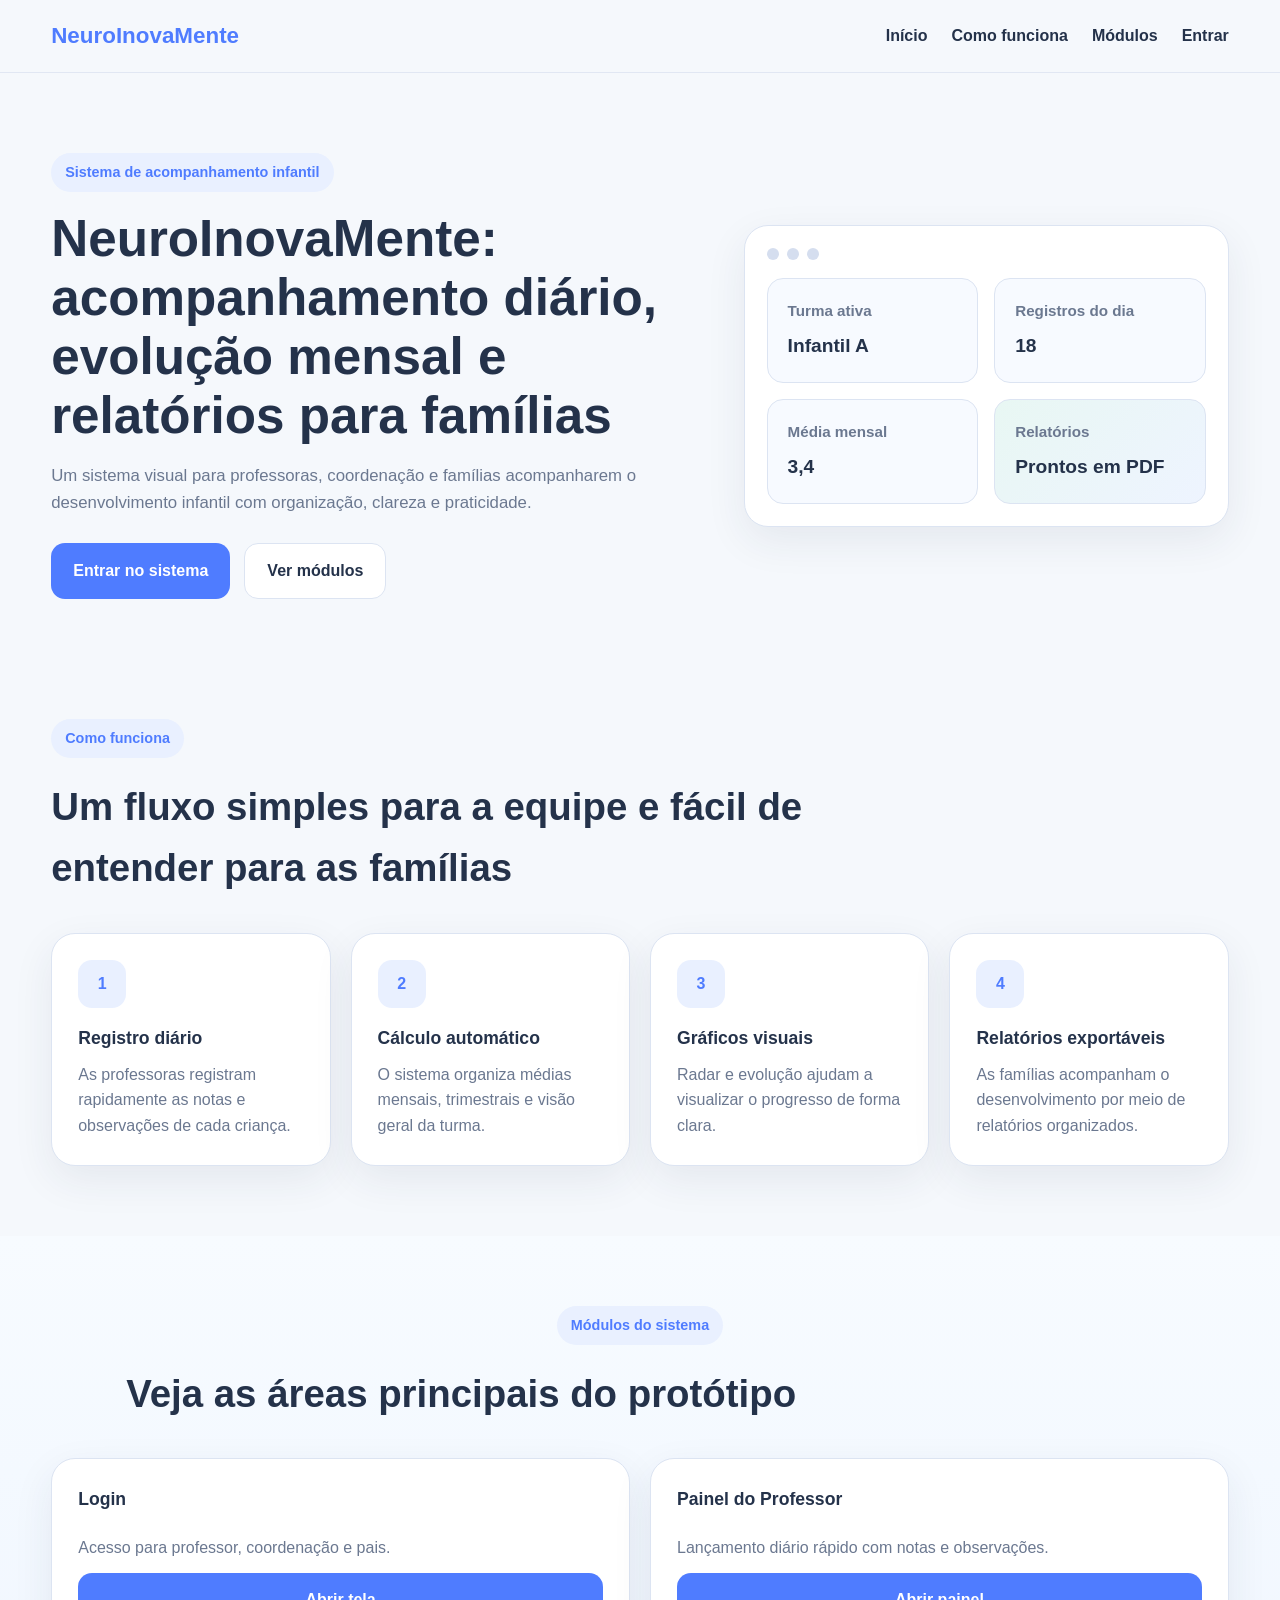
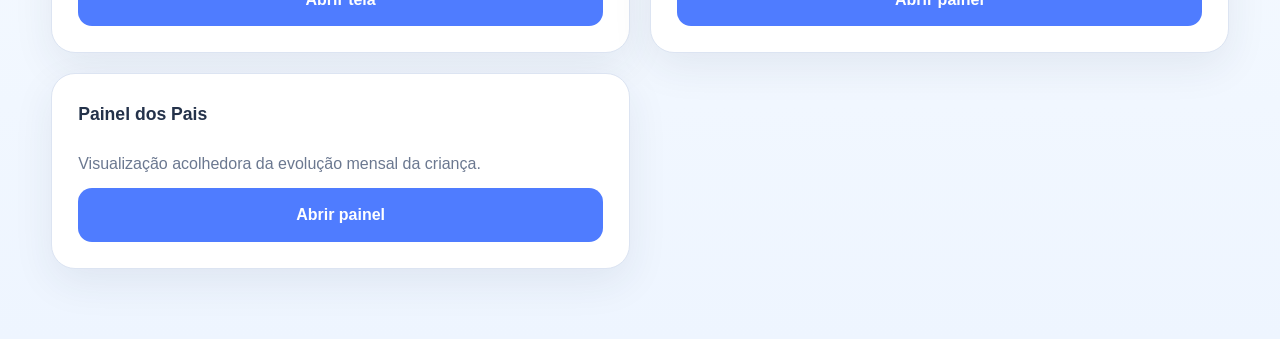
<file: NeuroInovamente_acompanhamento_Pais/index.html>
<!DOCTYPE html>
<html lang="pt-BR">

<head>
  <!-- Define a codificação de caracteres como UTF-8 -->
  <meta charset="UTF-8" />
  
  <!-- Responsividade para diferentes tamanhos de tela -->
  <meta name="viewport" content="width=device-width, initial-scale=1.0" />
  
  <!-- Título da página exibido na aba do navegador -->
  <title>NeuroInovaMente | Início</title>
  
  <!-- Importação do arquivo de estilos CSS -->
  <link rel="stylesheet" href="css/style.css" />
</head>

<body>

  <!-- Cabeçalho do site -->
  <header class="topo">
    <div class="container nav">
      
      <!-- Logo ou nome do sistema -->
      <div class="logo">NeuroInovaMente</div>
      
      <!-- Menu de navegação -->
      <nav class="menu">
        <a href="index.html">Início</a>
        <a href="#como-funciona">Como funciona</a>
        <a href="#modulos">Módulos</a>
        <a href="login.html">Entrar</a>
      </nav>
    </div>
  </header>

  <main>

    <!-- Seção principal (hero) -->
    <section class="hero" id="inicio">
      <div class="container hero-grid">
        
        <!-- Texto principal -->
        <div class="hero-texto">
          
          <!-- Tag de destaque -->
          <span class="tag">Sistema de acompanhamento infantil</span>
          
          <!-- Título principal -->
          <h1>NeuroInovaMente: acompanhamento diário, evolução mensal e relatórios para famílias</h1>
          
          <!-- Descrição do sistema -->
          <p>
            Um sistema visual para professoras, coordenação e famílias acompanharem
            o desenvolvimento infantil com organização, clareza e praticidade.
          </p>
          
          <!-- Botões principais -->
          <div class="hero-botoes">
            <a href="login.html" class="btn btn-primario">Entrar no sistema</a>
            <a href="#modulos" class="btn btn-secundario">Ver módulos</a>
          </div>
        </div>

        <!-- Card visual simulando um painel -->
        <div class="hero-card">
          
          <!-- Cabeçalho estilo janela (bolinhas decorativas) -->
          <div class="mini-header">
            <span class="bolinha"></span>
            <span class="bolinha"></span>
            <span class="bolinha"></span>
          </div>

          <!-- Conteúdo do painel -->
          <div class="mini-painel">
            
            <!-- Card de informação -->
            <div class="mini-card">
              <h4>Turma ativa</h4>
              <p>Infantil A</p>
            </div>
            
            <!-- Card de informação -->
            <div class="mini-card">
              <h4>Registros do dia</h4>
              <p>18</p>
            </div>
            
            <!-- Card de informação -->
            <div class="mini-card">
              <h4>Média mensal</h4>
              <p>3,4</p>
            </div>
            
            <!-- Card destacado -->
            <div class="mini-card destaque">
              <h4>Relatórios</h4>
              <p>Prontos em PDF</p>
            </div>
          </div>
        </div>
      </div>
    </section>

    <!-- Seção "Como funciona" -->
    <section class="secao" id="como-funciona">
      <div class="container">
        
        <!-- Título da seção -->
        <div class="titulo-secao">
          <span class="tag">Como funciona</span>
          <h2>Um fluxo simples para a equipe e fácil de entender para as famílias</h2>
        </div>

        <!-- Cards explicativos -->
        <div class="cards-4">
          
          <!-- Etapa 1 -->
          <article class="card-info">
            <div class="icone">1</div>
            <h3>Registro diário</h3>
            <p>As professoras registram rapidamente as notas e observações de cada criança.</p>
          </article>

          <!-- Etapa 2 -->
          <article class="card-info">
            <div class="icone">2</div>
            <h3>Cálculo automático</h3>
            <p>O sistema organiza médias mensais, trimestrais e visão geral da turma.</p>
          </article>

          <!-- Etapa 3 -->
          <article class="card-info">
            <div class="icone">3</div>
            <h3>Gráficos visuais</h3>
            <p>Radar e evolução ajudam a visualizar o progresso de forma clara.</p>
          </article>

          <!-- Etapa 4 -->
          <article class="card-info">
            <div class="icone">4</div>
            <h3>Relatórios exportáveis</h3>
            <p>As famílias acompanham o desenvolvimento por meio de relatórios organizados.</p>
          </article>
        </div>
      </div>
    </section>

    <!-- Seção de módulos do sistema -->
    <section class="secao fundo-suave" id="modulos">
      <div class="container">
        
        <!-- Título centralizado -->
        <div class="titulo-secao centralizado">
          <span class="tag">Módulos do sistema</span>
          <h2>Veja as áreas principais do protótipo</h2>
        </div>

        <!-- Cards de navegação -->
        <div class="cards-3">
          
          <!-- Módulo de login -->
          <article class="card-link">
            <h3>Login</h3>
            <p>Acesso para professor, coordenação e pais.</p>
            <a href="login.html" class="btn btn-primario">Abrir tela</a>
          </article>

          <!-- Módulo do professor -->
          <article class="card-link">
            <h3>Painel do Professor</h3>
            <p>Lançamento diário rápido com notas e observações.</p>
            <a href="dashboard-professor.html" class="btn btn-primario">Abrir painel</a>
          </article>

          <!-- Módulo dos pais -->
          <article class="card-link">
            <h3>Painel dos Pais</h3>
            <p>Visualização acolhedora da evolução mensal da criança.</p>
            <a href="painel-pais.html" class="btn btn-primario">Abrir painel</a>
          </article>
        </div>
      </div>
    </section>
  </main>

  <!-- Importação do JavaScript -->
  <script src="js/script.js"></script>
</body>

</html>
</file>
<file: NeuroInovamente_acompanhamento_Pais/css/style.css>
/* Reset geral para remover margens e espaçamentos padrão e padronizar o box model */
* {
  margin: 0;
  padding: 0;
  box-sizing: border-box;
}

/* Variáveis globais de cores, sombras e bordas reutilizadas no site inteiro */
:root {
  --bg: #f5f8fc;
  --white: #ffffff;
  --primary: #4f7cff;
  --primary-dark: #365fd8;
  --secondary: #e9f0ff;
  --accent: #7ad9c7;
  --text: #24324a;
  --text-light: #6b7890;
  --border: #dce4f2;
  --shadow: 0 14px 40px rgba(36, 50, 74, 0.08);
  --radius-lg: 24px;
  --radius-md: 16px;
  --radius-sm: 12px;
}

/* Ativa rolagem suave ao navegar por links internos */
html {
  scroll-behavior: smooth;
}

/* Estilo base do corpo da página */
body {
  font-family: "Segoe UI", Arial, sans-serif;
  background: var(--bg);
  color: var(--text);
  line-height: 1.6;
}

/* Remove sublinhado padrão dos links */
a {
  text-decoration: none;
}

/* Faz botões e campos usarem a mesma fonte herdada do layout */
button,
input,
select,
textarea {
  font: inherit;
}

/* Define largura máxima e centralização do conteúdo */
.container {
  width: min(1180px, 92%);
  margin: 0 auto;
}

/* Cabeçalho fixo com transparência e desfoque */
.topo {
  position: sticky;
  top: 0;
  z-index: 1000;
  background: rgba(245, 248, 252, 0.92);
  backdrop-filter: blur(10px);
  border-bottom: 1px solid rgba(220, 228, 242, 0.8);
}

/* Organização horizontal da barra de navegação */
.nav {
  display: flex;
  align-items: center;
  justify-content: space-between;
  padding: 18px 0;
}

/* Estilo visual da logo */
.logo {
  font-size: 1.4rem;
  font-weight: 800;
  color: var(--primary);
}

/* Container do menu principal */
.menu {
  display: flex;
  gap: 24px;
}

/* Links do menu */
.menu a {
  color: var(--text);
  font-weight: 600;
  transition: 0.3s;
}

/* Efeito ao passar o mouse nos links do menu */
.menu a:hover {
  color: var(--primary);
}

/* Espaçamento da seção principal inicial */
.hero {
  padding: 80px 0 50px;
}

/* Layout em grid da seção hero */
.hero-grid {
  display: grid;
  grid-template-columns: 1.15fr 0.85fr;
  gap: 36px;
  align-items: center;
}

/* Estilo padrão das tags destacadas */
.tag {
  display: inline-block;
  padding: 8px 14px;
  background: var(--secondary);
  color: var(--primary);
  border-radius: 999px;
  font-size: 0.9rem;
  font-weight: 700;
  margin-bottom: 18px;
}

/* Versão menor da tag */
.tag-pequena {
  font-size: 0.8rem;
  padding: 6px 12px;
}

/* Título principal da hero */
.hero-texto h1 {
  font-size: clamp(2rem, 4vw, 3.4rem);
  line-height: 1.15;
  margin-bottom: 18px;
}

/* Parágrafo descritivo da hero */
.hero-texto p {
  color: var(--text-light);
  max-width: 640px;
  margin-bottom: 26px;
  font-size: 1.05rem;
}

/* Container dos botões da hero */
.hero-botoes {
  display: flex;
  gap: 14px;
  flex-wrap: wrap;
}

/* Estilo base de todos os botões */
.btn {
  display: inline-flex;
  align-items: center;
  justify-content: center;
  padding: 14px 22px;
  border-radius: 14px;
  border: none;
  cursor: pointer;
  font-weight: 700;
  transition: 0.3s;
}

/* Botão principal */
.btn-primario {
  background: var(--primary);
  color: white;
}

/* Hover do botão principal */
.btn-primario:hover {
  background: var(--primary-dark);
  transform: translateY(-2px);
}

/* Botão secundário */
.btn-secundario {
  background: var(--white);
  color: var(--text);
  border: 1px solid var(--border);
}

/* Hover do botão secundário */
.btn-secundario:hover {
  background: #f0f4fb;
}

/* Faz o botão ocupar toda a largura disponível */
.btn-full {
  width: 100%;
}

/* Cartões principais compartilhando o mesmo visual */
.hero-card,
.card-info,
.card-link,
.painel-pais,
.relatorio,
.tabela-box {
  background: var(--white);
  border: 1px solid var(--border);
  border-radius: var(--radius-lg);
  box-shadow: var(--shadow);
}

/* Espaçamento interno do card principal da hero */
.hero-card {
  padding: 22px;
}

/* Linha de bolinhas decorativas no topo do mini painel */
.mini-header {
  display: flex;
  gap: 8px;
  margin-bottom: 18px;
}

/* Bolinhas decorativas */
.bolinha {
  width: 12px;
  height: 12px;
  border-radius: 50%;
  background: #d5deef;
}

/* Grid dos mini cards */
.mini-painel {
  display: grid;
  grid-template-columns: 1fr 1fr;
  gap: 16px;
}

/* Mini cards informativos */
.mini-card {
  background: #f7faff;
  border: 1px solid var(--border);
  border-radius: var(--radius-md);
  padding: 20px;
}

/* Título dos mini cards */
.mini-card h4 {
  font-size: 0.95rem;
  margin-bottom: 8px;
  color: var(--text-light);
}

/* Texto/valor principal dos mini cards */
.mini-card p {
  font-size: 1.2rem;
  font-weight: 800;
}

/* Mini card com destaque visual */
.mini-card.destaque {
  background: linear-gradient(135deg, #e8f7f3, #eef4ff);
}

/* Espaçamento padrão das seções */
.secao {
  padding: 70px 0;
}

/* Fundo suave em gradiente */
.fundo-suave {
  background: linear-gradient(180deg, #f7fbff 0%, #eef5ff 100%);
}

/* Centraliza verticalmente páginas como login */
.pagina-central {
  min-height: calc(100vh - 90px);
  display: flex;
  align-items: center;
  padding: 40px 0;
}

/* Espaçamento do bloco de título da seção */
.titulo-secao {
  margin-bottom: 34px;
}

/* Centraliza texto quando necessário */
.titulo-secao.centralizado {
  text-align: center;
}

/* Títulos principais de seções e módulos */
.titulo-secao h2,
.modulo-topo h2 {
  font-size: clamp(1.7rem, 3vw, 2.5rem);
  max-width: 820px;
}

/* Grid com quatro colunas */
.cards-4 {
  display: grid;
  grid-template-columns: repeat(4, 1fr);
  gap: 20px;
}

/* Grid com duas colunas */
.cards-3 {
  display: grid;
  grid-template-columns: repeat(2, 1fr);
  gap: 20px;
}

/* Espaçamento interno dos cards */
.card-info,
.card-link {
  padding: 26px;
}

/* Card link organizado em coluna */
.card-link {
  display: flex;
  flex-direction: column;
  gap: 12px;
}

/* Ícone/etapa circular ou quadrada */
.icone {
  width: 48px;
  height: 48px;
  border-radius: 14px;
  display: grid;
  place-items: center;
  background: var(--secondary);
  color: var(--primary);
  font-weight: 800;
  margin-bottom: 16px;
}

/* Títulos internos dos cards */
.card-info h3,
.card-link h3 {
  margin-bottom: 10px;
  font-size: 1.1rem;
}

/* Textos auxiliares dos cards e módulos */
.card-info p,
.card-link p,
.modulo-topo p {
  color: var(--text-light);
}

/* Caixa principal de login em duas colunas */
.login-box {
  display: grid;
  grid-template-columns: 1fr 1fr;
  background: var(--white);
  border-radius: 28px;
  overflow: hidden;
  box-shadow: var(--shadow);
  border: 1px solid var(--border);
}

/* Lado esquerdo da caixa de login */
.login-lado {
  padding: 42px;
}

/* Títulos do login */
.login-lado h3,
.login-destaque h3 {
  font-size: 1.7rem;
  margin-bottom: 10px;
}

/* Textos do login */
.login-lado p,
.login-destaque p,
.login-destaque li {
  color: var(--text-light);
}

/* Estrutura do formulário de login */
.form-login {
  display: flex;
  flex-direction: column;
  gap: 12px;
  margin-top: 24px;
}

/* Labels dos campos do login */
.form-login label {
  font-weight: 700;
  margin-top: 6px;
}

/* Campos do formulário e textarea */
.form-login input,
.form-login select,
textarea {
  width: 100%;
  border: 1px solid var(--border);
  background: #f9fbff;
  padding: 14px 16px;
  border-radius: 14px;
  outline: none;
}

/* Destaque visual quando o campo está em foco */
.form-login input:focus,
.form-login select:focus,
textarea:focus {
  border-color: var(--primary);
}

/* Lado direito destacado do login */
.login-destaque {
  background: linear-gradient(135deg, var(--primary), #79a2ff);
  color: white;
  padding: 42px;
  display: flex;
  flex-direction: column;
  justify-content: center;
}

/* Textos do lado destacado */
.login-destaque p,
.login-destaque li {
  color: rgba(255, 255, 255, 0.92);
}

/* Lista interna do lado destacado */
.login-destaque ul {
  margin-top: 18px;
  padding-left: 18px;
}

/* Área de links do login */
.login-links {
  display: flex;
  justify-content: space-between;
  gap: 12px;
  margin-top: 18px;
  flex-wrap: wrap;
}

/* Links da área de login */
.login-links a {
  color: var(--primary);
  font-weight: 600;
}

/* Espaçamento do topo dos módulos */
.modulo-topo {
  margin-bottom: 18px;
}

/* Estrutura do dashboard com sidebar e conteúdo */
.dashboard {
  display: grid;
  grid-template-columns: 260px 1fr;
  background: var(--white);
  border: 1px solid var(--border);
  border-radius: 28px;
  overflow: hidden;
  box-shadow: var(--shadow);
}

/* Barra lateral */
.sidebar {
  background: #f8fbff;
  border-right: 1px solid var(--border);
  padding: 28px 22px;
  display: flex;
  flex-direction: column;
  gap: 14px;
}

/* Título da sidebar */
.sidebar h4 {
  margin-bottom: 10px;
  color: var(--primary);
  font-size: 1.3rem;
}

/* Links da sidebar */
.sidebar a {
  color: var(--text);
  padding: 12px 14px;
  border-radius: 12px;
  font-weight: 600;
}

/* Hover dos links da sidebar */
.sidebar a:hover {
  background: var(--secondary);
  color: var(--primary);
}

/* Conteúdo principal do dashboard */
.conteudo {
  padding: 28px;
}

/* Grid dos cards de resumo */
.resumo-grid {
  display: grid;
  grid-template-columns: repeat(4, 1fr);
  gap: 16px;
  margin-bottom: 22px;
}

/* Card de resumo */
.resumo-card {
  background: #f7fbff;
  border: 1px solid var(--border);
  border-radius: 16px;
  padding: 18px;
}

/* Texto pequeno do card de resumo */
.resumo-card span {
  display: block;
  color: var(--text-light);
  margin-bottom: 6px;
}

/* Valor principal do card de resumo */
.resumo-card strong {
  font-size: 1.15rem;
}

/* Bloco do formulário */
.bloco-formulario {
  background: #fbfdff;
  border: 1px solid var(--border);
  border-radius: 18px;
  padding: 20px;
  margin-bottom: 20px;
}

/* Título do bloco do formulário */
.bloco-formulario h4 {
  margin-bottom: 14px;
}

/* Linha de campos em duas colunas */
.linha-campos {
  display: grid;
  grid-template-columns: 1fr 1fr;
  gap: 14px;
}

/* Card do aluno */
.aluno-card {
  background: var(--white);
  border: 1px solid var(--border);
  border-radius: 22px;
  padding: 22px;
}

/* Topo do card do aluno */
.aluno-topo {
  display: flex;
  align-items: center;
  justify-content: space-between;
  margin-bottom: 20px;
}

/* Texto secundário do topo do aluno */
.aluno-topo span {
  color: var(--text-light);
  font-weight: 600;
}

/* Grid das avaliações */
.avaliacoes {
  display: grid;
  grid-template-columns: 1fr 1fr;
  gap: 16px;
  margin-bottom: 18px;
}

/* Item individual da avaliação */
.avaliacao-item {
  background: #f9fbff;
  border: 1px solid var(--border);
  border-radius: 16px;
  padding: 16px;
}

/* Label do item de avaliação */
.avaliacao-item label {
  display: block;
  font-weight: 700;
  margin-bottom: 12px;
}

/* Grupo dos botões de notas */
.notas {
  display: flex;
  gap: 10px;
}

/* Botões das notas */
.notas button {
  width: 42px;
  height: 42px;
  border: 1px solid var(--border);
  background: white;
  border-radius: 12px;
  font-weight: 800;
  cursor: pointer;
  transition: 0.3s;
}

/* Hover e estado ativo dos botões das notas */
.notas button:hover,
.notas button.ativo {
  background: var(--primary);
  color: white;
  border-color: var(--primary);
}

/* Configuração padrão do textarea */
textarea {
  min-height: 120px;
  resize: vertical;
  margin-top: 8px;
}

/* Área dos botões de ação */
.acoes {
  display: flex;
  gap: 12px;
  margin-top: 16px;
  flex-wrap: wrap;
}

/* Painel principal dos pais */
.painel-pais {
  padding: 28px;
}

/* Cabeçalho do painel dos pais */
.painel-cabecalho {
  display: flex;
  align-items: center;
  justify-content: space-between;
  gap: 16px;
  margin-bottom: 24px;
  flex-wrap: wrap;
}

/* Título do painel dos pais */
.painel-cabecalho h4 {
  font-size: 1.6rem;
}

/* Texto auxiliar do painel dos pais */
.painel-cabecalho p {
  color: var(--text-light);
}

/* Grid dos cards do painel dos pais */
.pais-grid {
  display: grid;
  grid-template-columns: repeat(3, 1fr);
  gap: 16px;
  margin-bottom: 24px;
}

/* Card individual do painel dos pais */
.pais-card {
  background: #f7fbff;
  border: 1px solid var(--border);
  border-radius: 18px;
  padding: 18px;
}

/* Texto menor do card dos pais */
.pais-card span {
  display: block;
  color: var(--text-light);
  margin-bottom: 8px;
}

/* Texto principal do card dos pais */
.pais-card strong {
  font-size: 1.1rem;
}

/* Grid da área de gráficos */
.graficos-grid {
  display: grid;
  grid-template-columns: 1fr 1fr;
  gap: 20px;
}

/* Cards dos gráficos e do relatório */
.grafico-card,
.card-relatorio {
  background: #fbfdff;
  border: 1px solid var(--border);
  border-radius: 20px;
  padding: 20px;
}

/* Títulos dos gráficos, cards de relatório e tabelas */
.grafico-card h5,
.card-relatorio h4,
.tabela-box h4 {
  margin-bottom: 16px;
  font-size: 1rem;
}

/* Área de gráfico decorativo */
.grafico-falso {
  position: relative;
  height: 260px;
  border-radius: 18px;
  background: linear-gradient(to bottom, rgba(79, 124, 255, 0.05), rgba(79, 124, 255, 0.01));
  overflow: hidden;
}

/* Centraliza conteúdo do radar */
.radar {
  display: flex;
  align-items: center;
  justify-content: center;
}

/* Versão menor do gráfico */
.pequeno {
  height: 220px;
}

/* Círculos decorativos do gráfico */
.circulo {
  position: absolute;
  border: 1px solid rgba(79, 124, 255, 0.25);
  border-radius: 50%;
}

/* Primeiro círculo */
.c1 {
  width: 70px;
  height: 70px;
}

/* Segundo círculo */
.c2 {
  width: 130px;
  height: 130px;
}

/* Terceiro círculo */
.c3 {
  width: 190px;
  height: 190px;
}

/* Linhas decorativas do gráfico */
.linha {
  position: absolute;
  width: 2px;
  height: 170px;
  background: rgba(79, 124, 255, 0.2);
}

/* Linha vertical */
.linha1 {
  transform: rotate(0deg);
}

/* Linha diagonal positiva */
.linha2 {
  transform: rotate(60deg);
}

/* Linha diagonal negativa */
.linha3 {
  transform: rotate(-60deg);
}

/* Eixo do gráfico decorativo */
.linhas .eixo {
  position: absolute;
  left: 40px;
  right: 30px;
  bottom: 40px;
  top: 20px;
  border-left: 2px solid rgba(79, 124, 255, 0.25);
  border-bottom: 2px solid rgba(79, 124, 255, 0.25);
}

/* Pontos do gráfico decorativo */
.ponto {
  position: absolute;
  width: 16px;
  height: 16px;
  background: var(--primary);
  border-radius: 50%;
}

/* Primeiro ponto */
.p1 {
  left: 90px;
  bottom: 95px;
}

/* Segundo ponto */
.p2 {
  left: 170px;
  bottom: 135px;
}

/* Terceiro ponto */
.p3 {
  left: 250px;
  bottom: 185px;
}

/* Traços que ligam os pontos */
.traco {
  position: absolute;
  height: 4px;
  background: var(--primary);
  transform-origin: left center;
  border-radius: 999px;
}

/* Primeiro traço */
.t1 {
  left: 98px;
  bottom: 102px;
  width: 88px;
  transform: rotate(-22deg);
}

/* Segundo traço */
.t2 {
  left: 178px;
  bottom: 142px;
  width: 92px;
  transform: rotate(-30deg);
}

/* Bloco de texto de relatório */
.texto-relatorio {
  background: #f9fbff;
  border: 1px solid var(--border);
  border-radius: 18px;
  padding: 20px;
  margin-top: 20px;
}

/* Título do texto do relatório */
.texto-relatorio h5 {
  margin-bottom: 10px;
}

/* Parágrafo do texto do relatório */
.texto-relatorio p {
  color: var(--text-light);
}

/* Caixa da tabela */
.tabela-box {
  padding: 20px;
  margin-top: 22px;
}

/* Faz a tabela rolar horizontalmente quando necessário */
.tabela-responsiva {
  overflow-x: auto;
}

/* Tabela principal */
table {
  width: 100%;
  border-collapse: collapse;
  min-width: 650px;
}

/* Cabeçalho da tabela */
thead {
  background: #f2f7ff;
}

/* Células da tabela */
th,
td {
  text-align: left;
  padding: 14px;
  border-bottom: 1px solid var(--border);
}

/* Células de título */
th {
  color: var(--text);
  font-size: 0.95rem;
}

/* Células de conteúdo */
td {
  color: var(--text-light);
}

/* Estilo base de badge */
.badge {
  display: inline-block;
  padding: 6px 10px;
  border-radius: 999px;
  font-size: 0.85rem;
  font-weight: 700;
}

/* Badge de sucesso */
.badge.sucesso {
  background: #e8f8f0;
  color: #178b57;
}

/* Badge de alerta */
.badge.alerta {
  background: #fff4e5;
  color: #b86a00;
}

/* Área principal do relatório */
.relatorio {
  padding: 30px;
}

/* Topo do relatório */
.relatorio-topo {
  display: flex;
  justify-content: space-between;
  gap: 16px;
  align-items: flex-start;
  flex-wrap: wrap;
  margin-bottom: 24px;
}

/* Título do topo do relatório */
.relatorio-topo h2 {
  margin-bottom: 8px;
}

/* Texto auxiliar do topo do relatório */
.relatorio-topo p {
  color: var(--text-light);
}

/* Grid de duas colunas do relatório */
.relatorio-grid {
  display: grid;
  grid-template-columns: 1fr 1fr;
  gap: 20px;
}

/* Parágrafos dos cards do relatório */
.card-relatorio p {
  color: var(--text-light);
  margin-bottom: 8px;
}

/* Classe utilitária de margem no topo */
.margem-topo {
  margin-top: 20px;
}

/* Rodapé do relatório */
.rodape-relatorio {
  margin-top: 24px;
  padding-top: 18px;
  border-top: 1px solid var(--border);
  color: var(--text-light);
}

/* Ajustes para telas até 1024px */
@media (max-width: 1024px) {
  /* Reduz grids principais para uma coluna */
  .hero-grid,
  .login-box,
  .dashboard,
  .graficos-grid,
  .relatorio-grid {
    grid-template-columns: 1fr;
  }

  /* Mantém alguns grids em duas colunas */
  .cards-4,
  .resumo-grid,
  .pais-grid,
  .linha-campos,
  .avaliacoes,
  .cards-3 {
    grid-template-columns: 1fr 1fr;
  }

  /* Sidebar passa a ter borda inferior em vez de lateral */
  .sidebar {
    border-right: none;
    border-bottom: 1px solid var(--border);
  }
}

/* Ajustes para telas até 700px */
@media (max-width: 700px) {
  /* Esconde o menu principal em telas pequenas */
  .menu {
    display: none;
  }

  /* Garante uma única coluna nos grids */
  .cards-4,
  .resumo-grid,
  .pais-grid,
  .linha-campos,
  .avaliacoes,
  .mini-painel,
  .cards-3 {
    grid-template-columns: 1fr;
  }

  /* Reduz o espaçamento superior da hero */
  .hero {
    padding-top: 50px;
  }

  /* Reduz padding em blocos principais */
  .login-lado,
  .login-destaque,
  .conteudo,
  .painel-pais,
  .relatorio {
    padding: 22px;
  }

  /* Reduz o tamanho do título principal */
  .hero-texto h1 {
    font-size: 2rem;
  }

  /* Empilha elementos de topo verticalmente */
  .painel-cabecalho,
  .aluno-topo,
  .relatorio-topo {
    align-items: flex-start;
    flex-direction: column;
  }

  /* Links do login passam a ficar em coluna */
  .login-links {
    flex-direction: column;
  }
}

/* Labels do formulário de cadastro */
.form-cadastro label {
  display: block;
  font-weight: 700;
  margin-bottom: 8px;
}

/* Espaçamento entre blocos do formulário */
.form-cadastro > div,
.form-cadastro .linha-campos {
  margin-bottom: 16px;
}

/* Botão de excluir */
.btn-acao-excluir {
  background: #ffe9e9;
  color: #b42323;
  border: 1px solid #f3b7b7;
  padding: 8px 12px;
  border-radius: 10px;
  cursor: pointer;
  font-weight: 700;
  transition: 0.3s;
}

/* Hover do botão de excluir */
.btn-acao-excluir:hover {
  background: #ffd7d7;
}
.linha-grupo td {
  background: #eaf1ff;
  color: #1d4ed8;
  font-weight: 800;
  font-size: 15px;
  padding: 14px 12px;
  border-top: 2px solid #c7d2fe;
}
</file>
